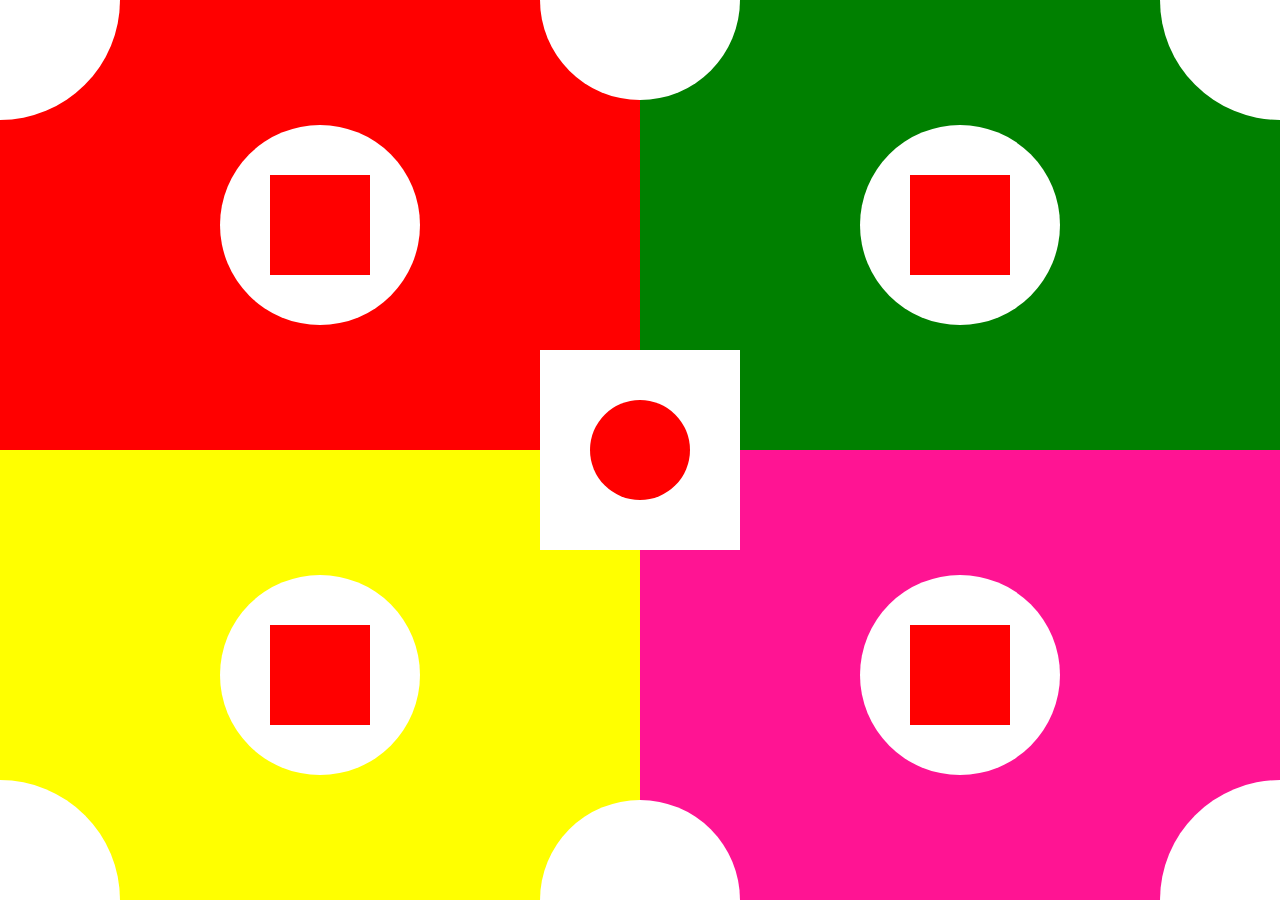
<file: Assignment1 Absolute Position/index.html>
<!DOCTYPE html>
<html lang="en">
<head>
    <meta charset="UTF-8">
    <title>Assignment 1</title>
    <link rel="stylesheet" href="assets/css/normalize.css">
    <style>
        body>section{
            height: 50%;
            width: 50%;
            position: absolute;
        }

        body>section:nth-child(1){
            background: red;
            left: 0;
            top: 0;
        }

        body>section:nth-child(2){
            background: green;
            right: 0;
            top: 0
        }

        body>section:nth-child(3){
            background: yellow;
            left: 0;
            bottom: 0;
        }

        body>section:nth-child(4){
            background: deeppink;
            right: 0;
            bottom: 0;
        }

        body>aside{
            background: white;
            width: 120px;
            height: 120px;
            position: absolute;
        }

        body>aside:nth-child(5){
              top: 0;
              left: 0;
              border-bottom-right-radius: 120px;
        }

        body>aside:nth-child(6){
              top: 0;
              right: 0;
              border-bottom-left-radius: 120px;
        }

        body>aside:nth-child(7){
               bottom: 0;
               left: 0;
               border-top-right-radius: 120px;
        }

        body>aside:nth-child(8){
               bottom: 0;
               right: 0;
               border-top-left-radius: 120px;
        }

        body>article{
            width: 200px;
            height: 200px;
            background: white;
            position: absolute;
            left: 50%;
            top: 50%;
            transform: translate(-50%,-50%);
        }

        body>div{
            width: 200px;
            height: 100px;
            background: white;
            position: absolute;


        }

        body>div:nth-child(10){
            left: 0;
            right: 0;
            top: 0;
            margin: auto;
            border-bottom-left-radius: 100px;
            border-bottom-right-radius: 100px;
        }

        body>div:nth-child(11){
            left: 0;
            right: 0;
            bottom: 0;
            margin: auto;
            border-top-left-radius: 100px;
            border-top-right-radius: 100px;
        }

        body>section>div{
            background: white;
            width: 200px;
            height: 200px;
            position: absolute;
            border-radius: 100px;
            left: 0;
            right: 0;
            top: 0;
            bottom: 0;
            margin: auto;
        }

        body>section>div>aside{
            background: red;
            width: 100px;
            height: 100px;
            position: absolute;
            left: 0;
            right: 0;
            top: 0;
            bottom: 0;
            margin: auto;
        }

        body>article>div{
            background: red;
            width: 100px;
            height: 100px;
            border-radius: 100px;
            position: absolute;
            left: 0;
            right: 0;
            top: 0;
            bottom: 0;
            margin: auto;
        }


    </style>
</head>
<body>
<section>
    <div>
        <aside></aside>
    </div>
</section>
<section>
    <div>
        <aside></aside>
    </div>
</section>
<section>
    <div>
        <aside></aside>
    </div>
</section>
<section>
    <div>
        <aside></aside>
    </div>
</section>

<aside></aside>
<aside></aside>
<aside></aside>
<aside></aside>

<article>
    <div></div>
</article>

<div></div>
<div></div>

</body>
</html>
</file>
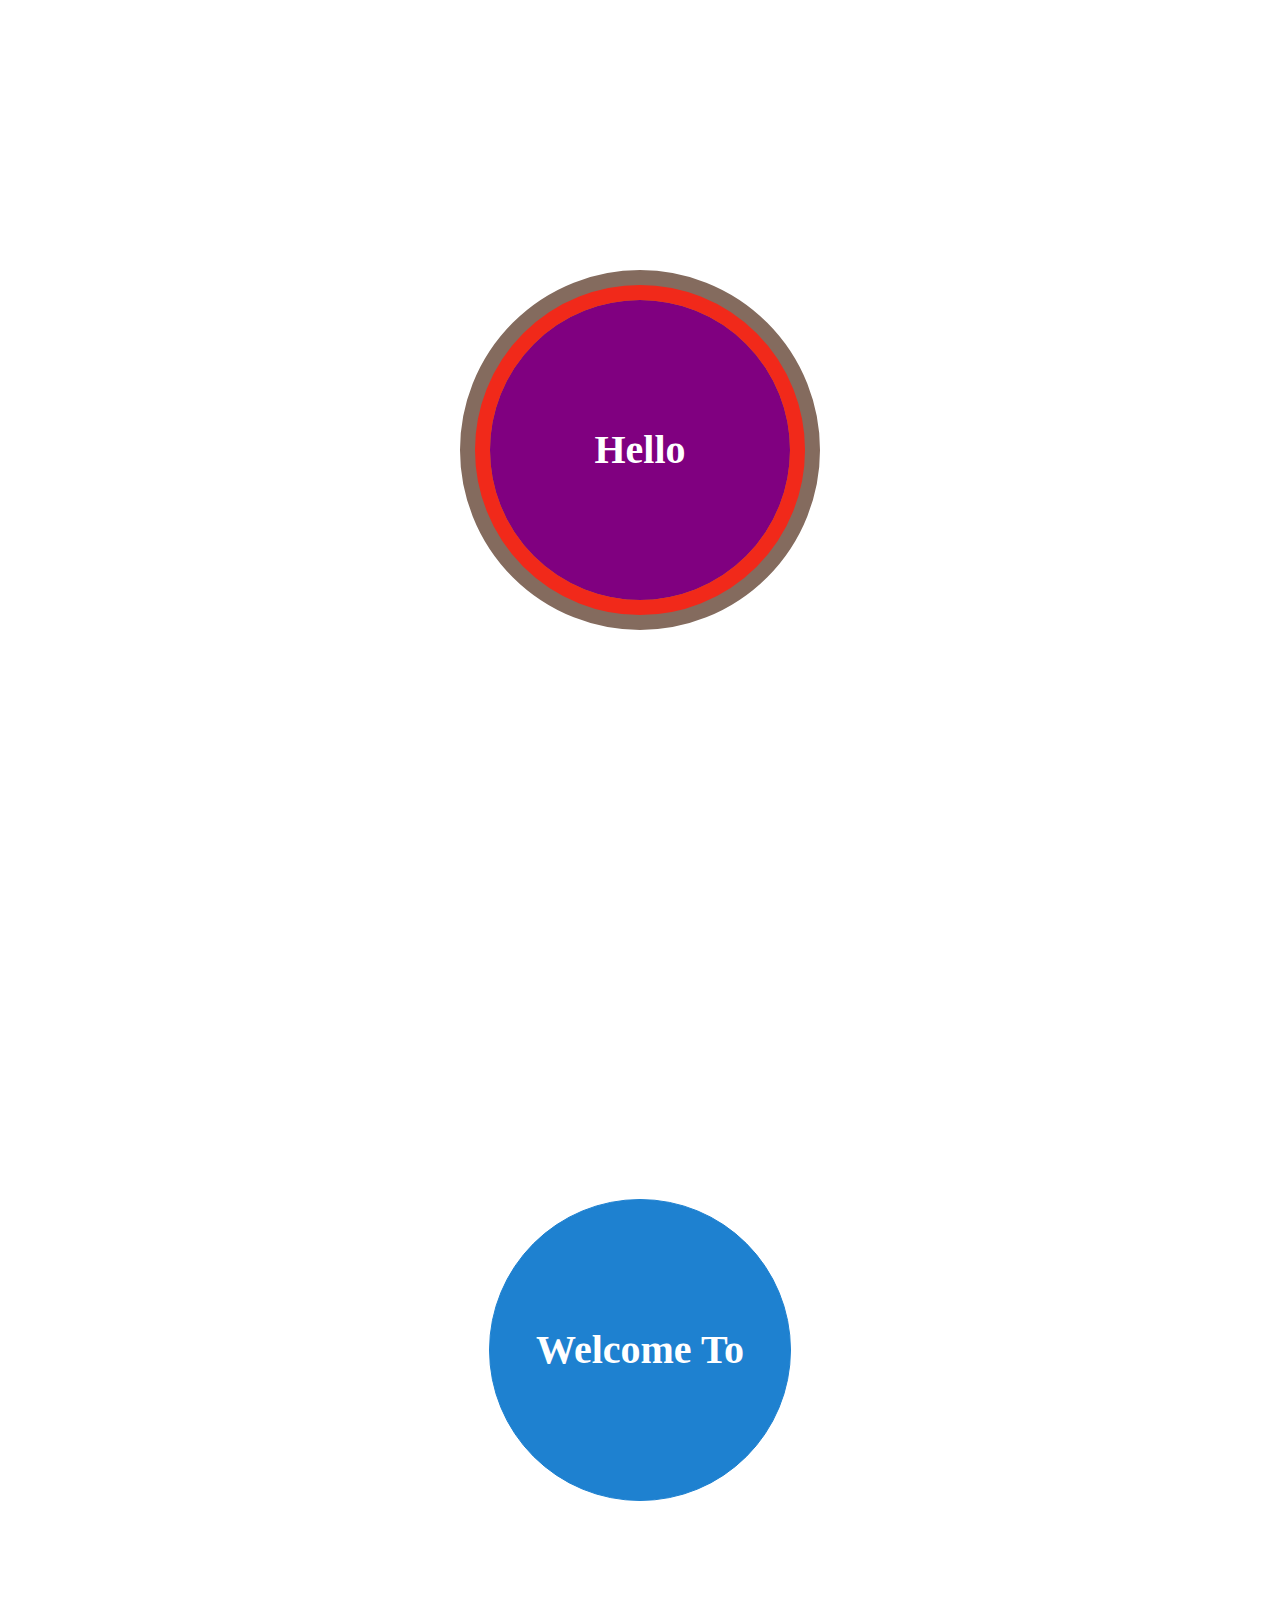
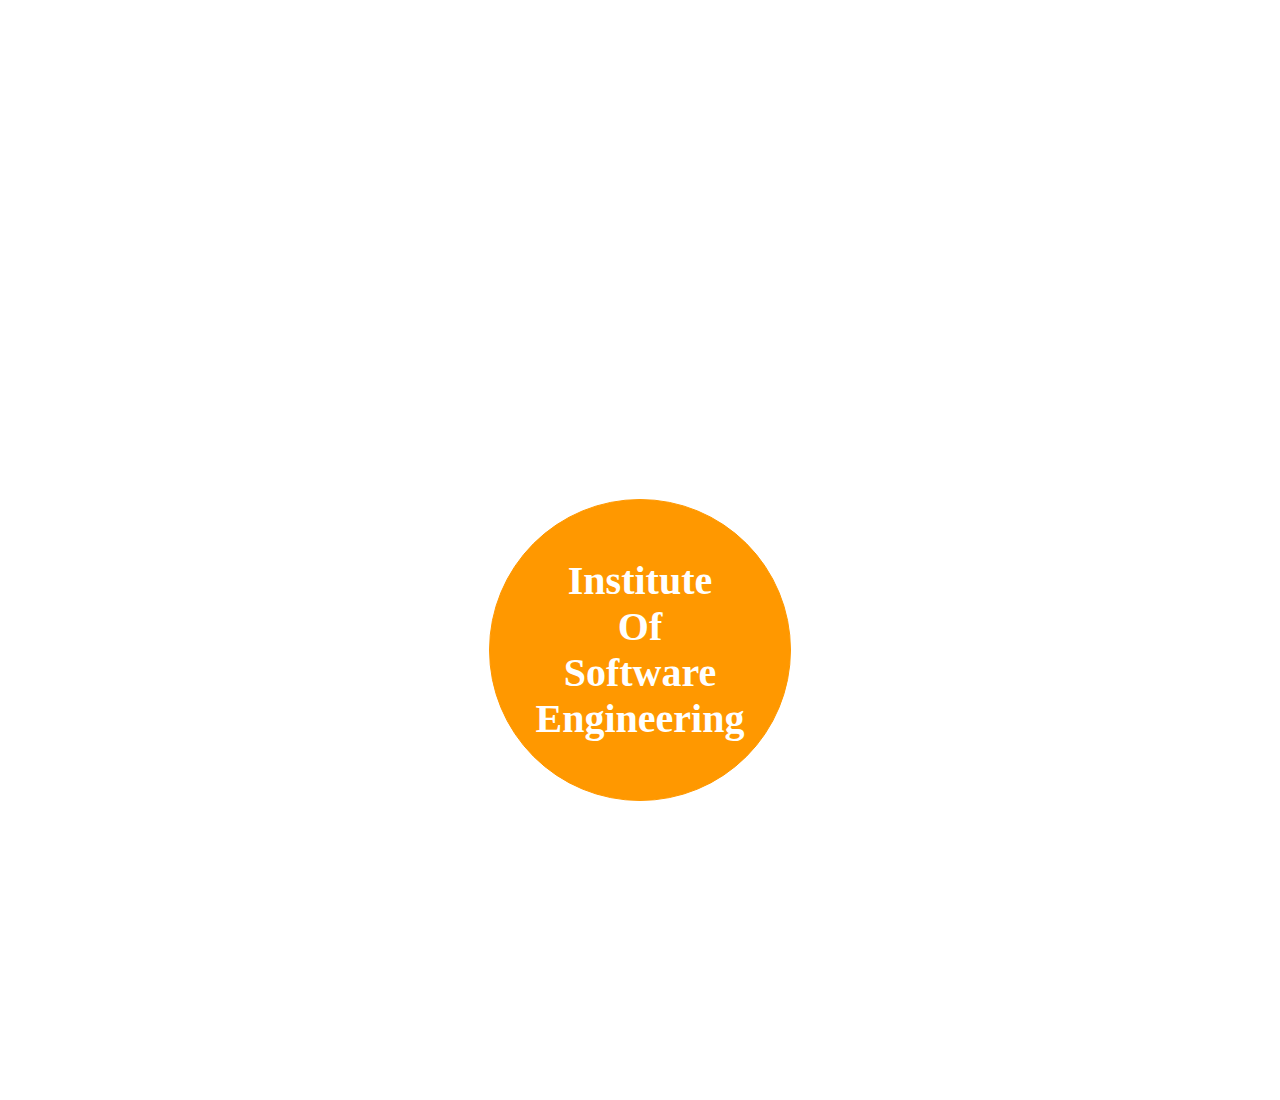
<file: Assignment2 Fixed Position/index.html>
<!DOCTYPE html>
<html lang="en">
<head>
    <meta charset="UTF-8">
    <title>Assignment 3</title>
    <link rel="stylesheet" href="assets/css/normalize.css">

    <style>

        body>main{
            height: 100vh;
            margin: 0;
            position: relative;

        }

        body>main>section{
            top: 50%;
            left: 50%;
            transform: translate(-50%, -50%);
            width: 300px;
            height: 300px;
            border-radius: 100%;
        }

        body>main>section>h3{
            color: white;
            width: max-content;
            height: max-content;
            margin: 0;
            font-size: 2.5em;
            position: absolute;
            top: 50%;
            left: 50%;
            transform: translate(-50%,-50%);
            text-align: center;
        }

        body>main:nth-child(1)>section:nth-child(1){
            position: fixed;
            border: 30px solid #846b5e;
            z-index: 1;
        }

        body>main:nth-child(1)>section:nth-child(2){
            position: fixed;
            border: 15px solid #f1291a;
            z-index: 1;

        }

        body>main:nth-child(1)>section:nth-child(3){
            position: absolute;
            border: 1px solid purple;
            background: purple;
        }

        body>main:nth-child(2)>section{
            position: absolute;
            border: 1px solid #1e81d0;
            background: #1e81d0;
        }

        body>main:nth-child(3)>section{
            position: absolute;
            border: 1px solid #ff9800;
            background: #ff9800;
        }










    </style>
</head>
<body>
<main>
    <section></section>
    <section></section>
    <section>
        <h3>Hello</h3>
    </section>
</main>

<main>
    <section>
        <h3>Welcome To</h3>
    </section>
</main>

<main>
    <section>
        <h3>Institute <br> Of <br> Software <br> Engineering</h3>
    </section>
</main>




</body>
</html>
</file>
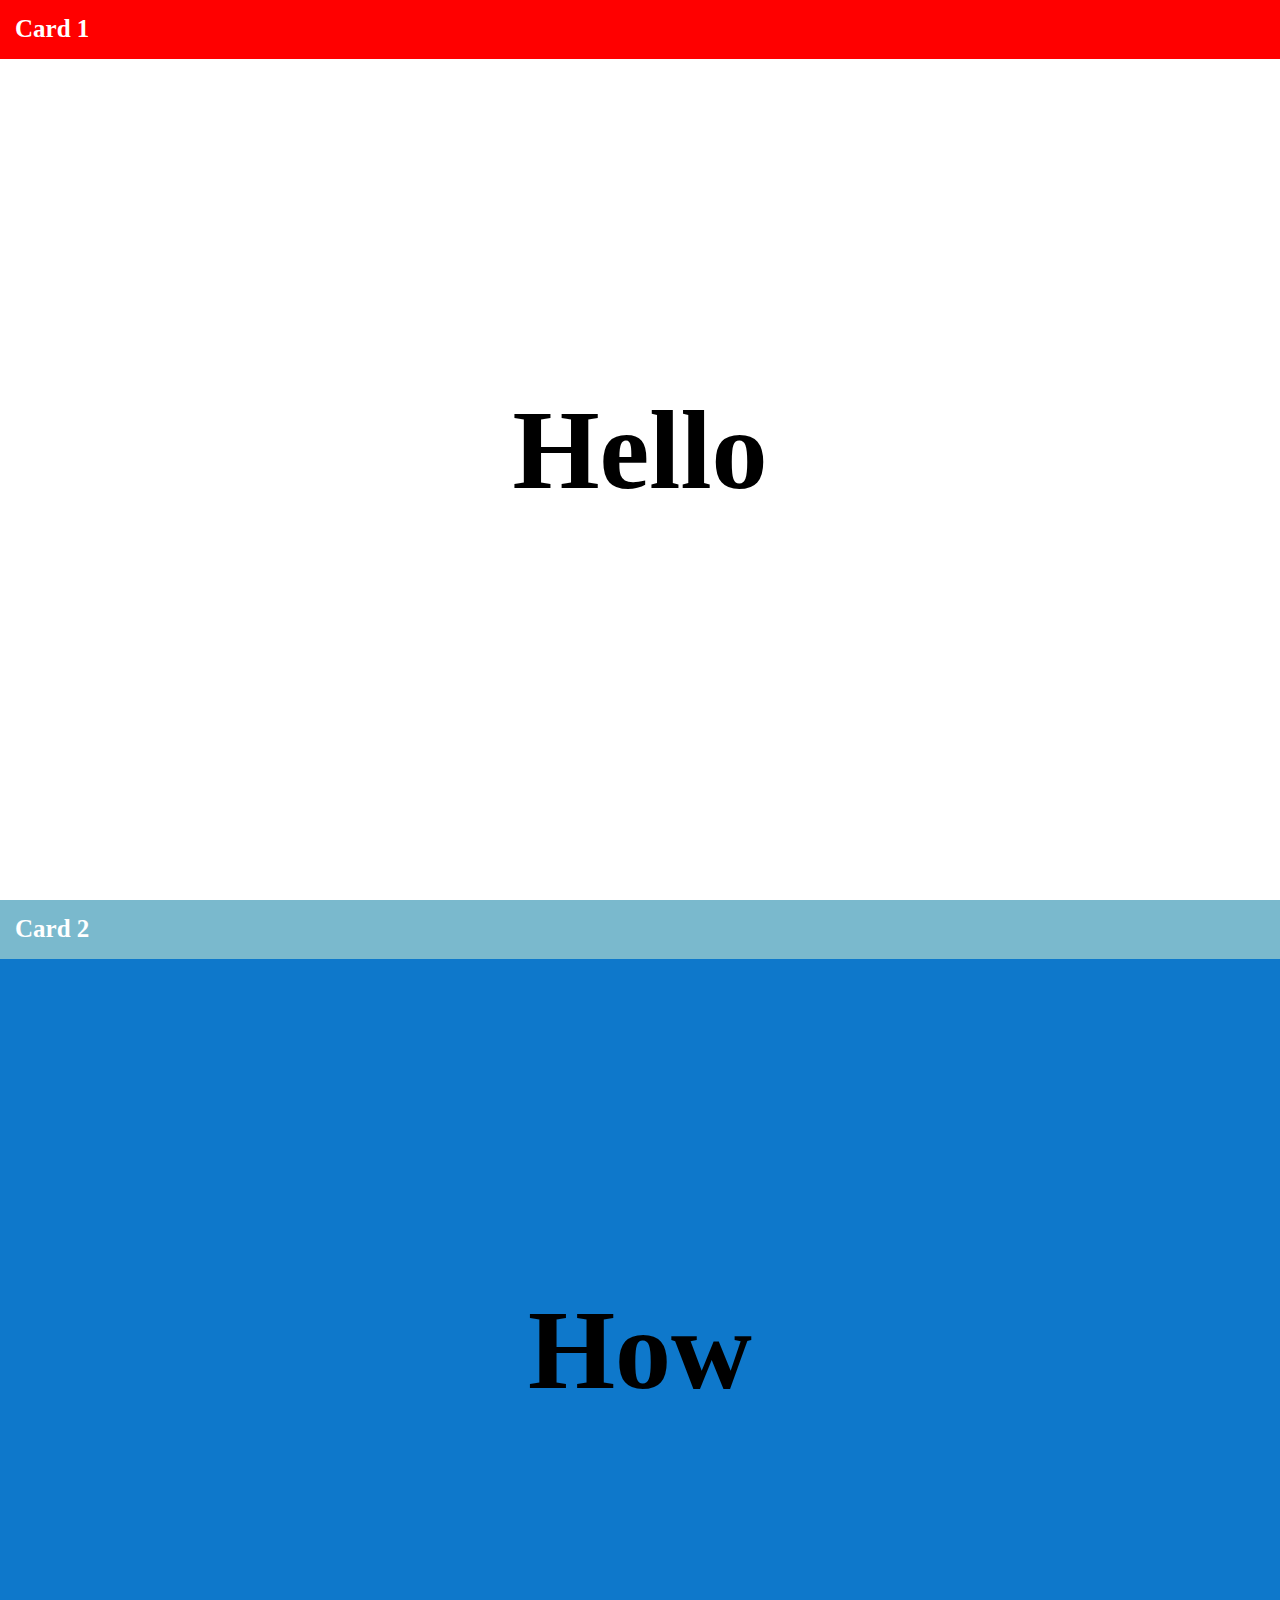
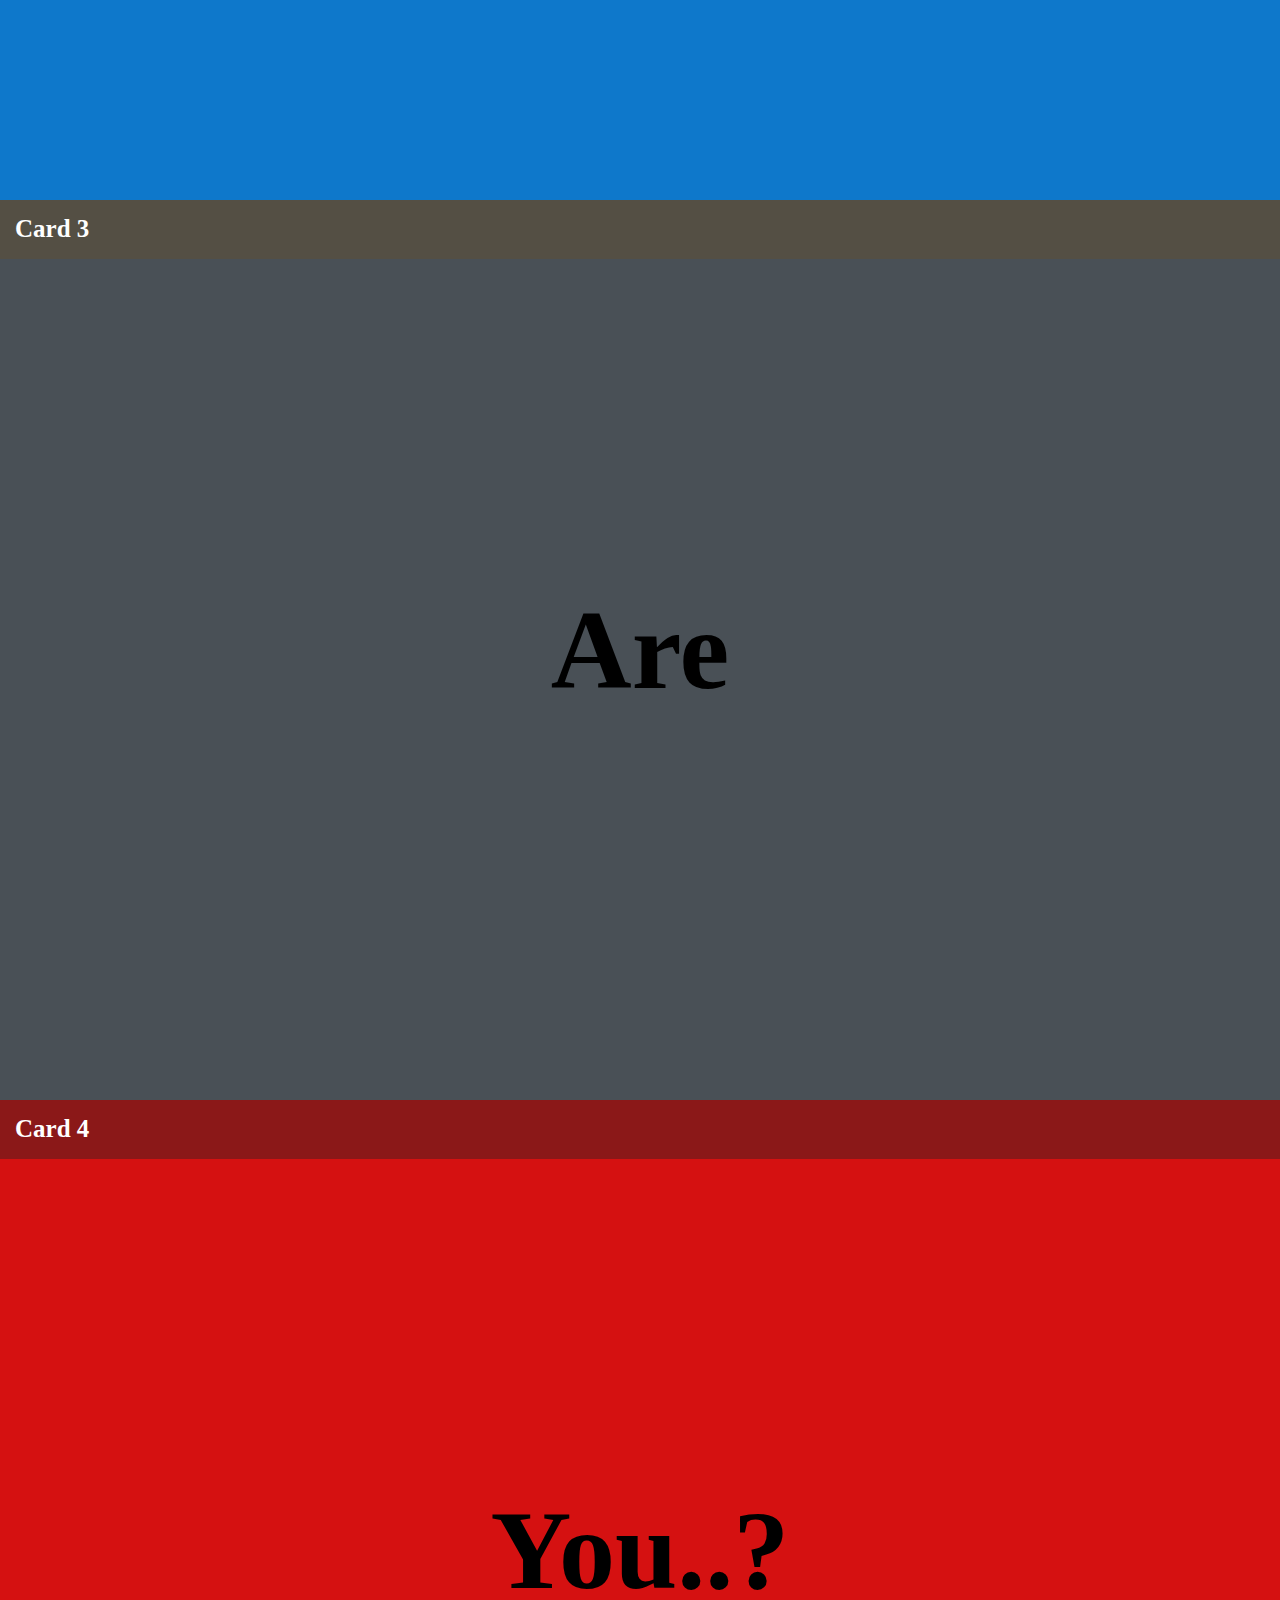
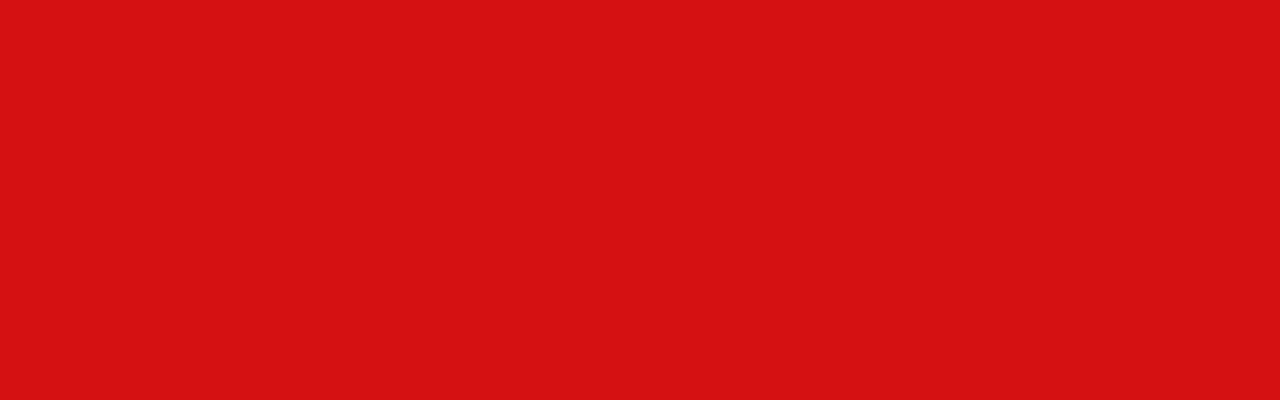
<file: Assignment3 Sticky Position/index.html>
<!DOCTYPE html>
<html lang="en">
<head>
    <meta charset="UTF-8">
    <title>Assignment 2</title>
    <link rel="stylesheet" href="assets/css/normalize.css">
    <link rel="stylesheet" href="assets/css/styles.css">
</head>
<body>

<section>
    <div>Card 1</div>
    <h1>Hello</h1>
</section>

<section>
    <div>Card 2</div>
    <h1>How</h1>
</section>

<section>
    <div>Card 3</div>
    <h1>Are</h1>
</section>

<section>
    <div>Card 4</div>
    <h1>You..?</h1>
</section>

</body>
</html>
</file>
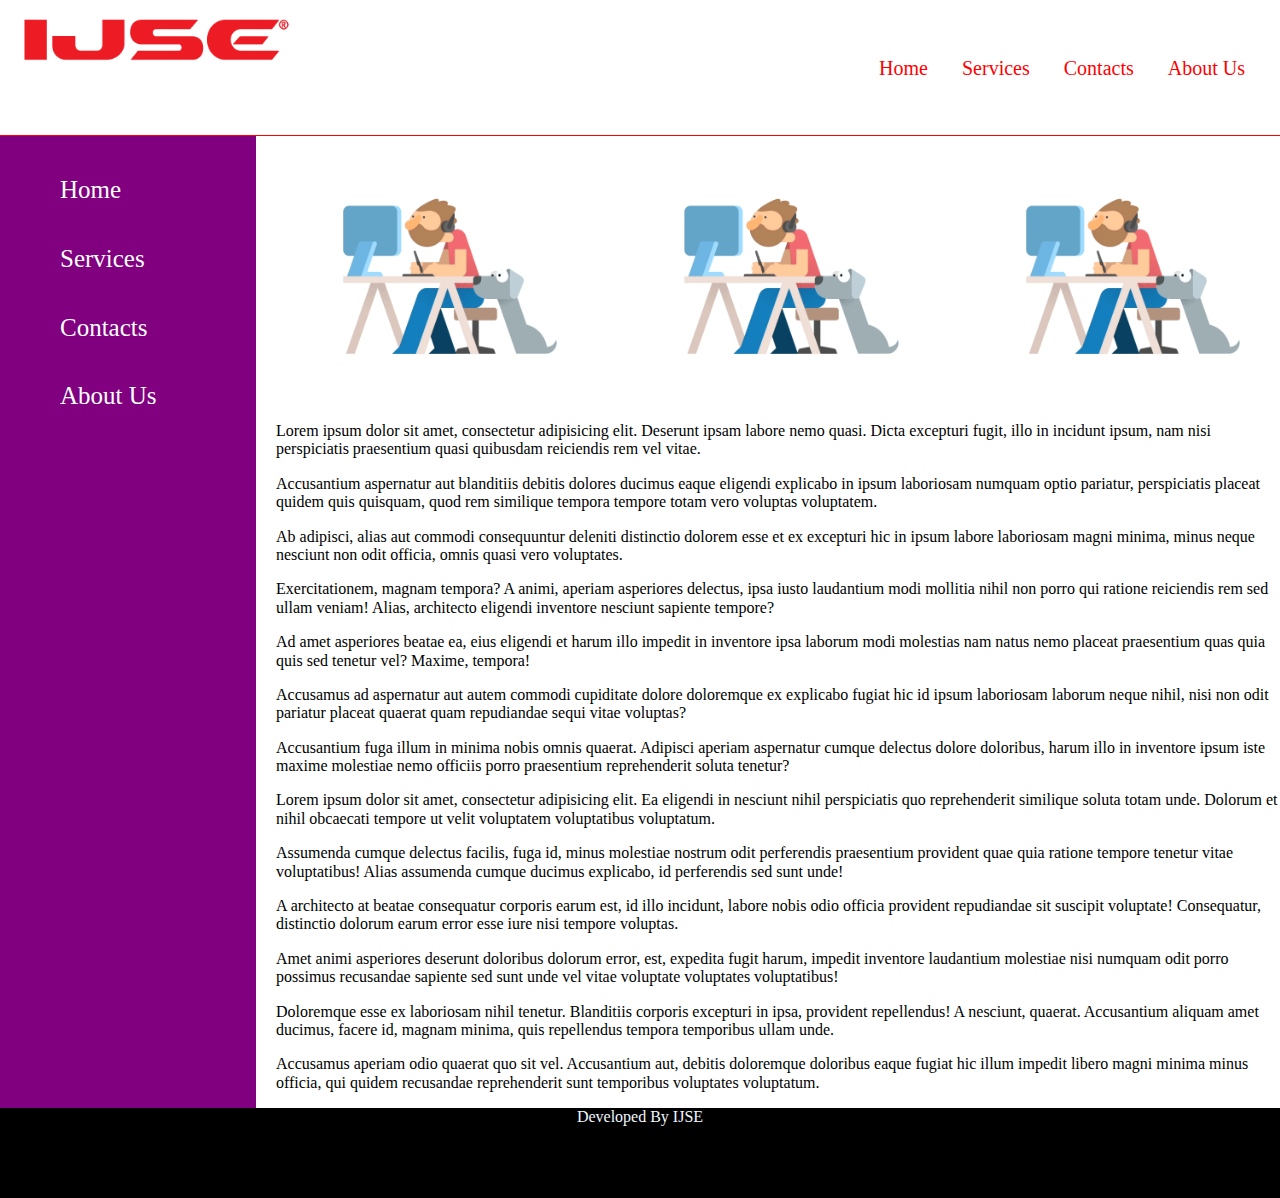
<file: Assignment4 Responsive Web Site/index.html>
<!DOCTYPE html>
<html lang="en">
<head>
    <meta charset="UTF-8" />
    <meta name="viewport" content="width=device-width, initial-scale=1.0" />
    <link rel="stylesheet" href="assets/css/normalize.css" />
    <title>Assignment4</title>
    <style>
        body>header{
            height: 15vh;
            position: relative;
            border-bottom: 1px solid red;
        }

        body>header>img{
            margin-left: 20px;
            height: 80px;
        }

        body>header>ul{
            position: absolute;
            list-style: none;
            padding: 0;
            display: block;
            top: 30%;
            right: 20px;
        }

        body>header>ul>li{
            display: inline;
            padding: 15px;
            font-size: 20px;
            color: red;
        }

        body>main{
            display: flex;
        }

        body>main>aside{
            width: 20vw;
            background: purple;
            color: white;
        }

        body>main>aside>ul{
            list-style: none;
            margin-top: 20px;
        }

        body>main>aside>ul>li{
            padding: 20px;
            font-size: 25px;
        }

        body>main>div{
            width: 80vw;
        }

        body>main>div>section{
            width: 100%;
            height: 30vh;
            display: flex;
        }

        body>main>div>section>img{
            width: calc(100%/3);
        }

        body>main>div>p{
            margin-left: 20px;
        }

        body>footer{
            height: 10vh;
            background: black;
            color: aliceblue;
            text-align: center;
        }




    </style>
</head>
<body>
<header>
    <img class="logo" src="assets/images/ijse.png" alt="ijse logo">
    <ul>
        <li>Home</li>
        <li>Services</li>
        <li>Contacts</li>
        <li>About Us</li>
    </ul>
</header>
<main>
    <aside>
        <ul>
            <li>Home</li>
            <li>Services</li>
            <li>Contacts</li>
            <li>About Us</li>
        </ul>
    </aside>
    <div>
        <section class="image">
            <img src="assets/images/workingGif.gif" alt="working gif">
            <img src="assets/images/workingGif.gif" alt="working gif">
            <img src="assets/images/workingGif.gif" alt="working gif">
        </section>
        <p>Lorem ipsum dolor sit amet, consectetur adipisicing elit. Deserunt ipsam labore nemo quasi. Dicta excepturi
            fugit, illo in incidunt ipsum, nam nisi perspiciatis praesentium quasi quibusdam reiciendis rem vel vitae.</p>
        <p>Accusantium aspernatur aut blanditiis debitis dolores ducimus eaque eligendi explicabo in ipsum laboriosam
            numquam optio pariatur, perspiciatis placeat quidem quis quisquam, quod rem similique tempora tempore totam vero
            voluptas voluptatem.</p>
        <p>Ab adipisci, alias aut commodi consequuntur deleniti distinctio dolorem esse et ex excepturi hic in ipsum labore
            laboriosam magni minima, minus neque nesciunt non odit officia, omnis quasi vero voluptates.</p>
        <p>Exercitationem, magnam tempora? A animi, aperiam asperiores delectus, ipsa iusto laudantium modi mollitia nihil
            non porro qui ratione reiciendis rem sed ullam veniam! Alias, architecto eligendi inventore nesciunt sapiente
            tempore?</p>
        <p>Ad amet asperiores beatae ea, eius eligendi et harum illo impedit in inventore ipsa laborum modi molestias nam
            natus nemo placeat praesentium quas quia quis sed tenetur vel? Maxime, tempora!</p>
        <p>Accusamus ad aspernatur aut autem commodi cupiditate dolore doloremque ex explicabo fugiat hic id ipsum
            laboriosam laborum neque nihil, nisi non odit pariatur placeat quaerat quam repudiandae sequi vitae
            voluptas?</p>
        <p>Accusantium fuga illum in minima nobis omnis quaerat. Adipisci aperiam aspernatur cumque delectus dolore
            doloribus, harum illo in inventore ipsum iste maxime molestiae nemo officiis porro praesentium reprehenderit
            soluta tenetur?</p>
        <p>Lorem ipsum dolor sit amet, consectetur adipisicing elit. Ea eligendi in nesciunt nihil perspiciatis quo
            reprehenderit similique soluta totam unde. Dolorum et nihil obcaecati tempore ut velit voluptatem voluptatibus
            voluptatum.</p>
        <p>Assumenda cumque delectus facilis, fuga id, minus molestiae nostrum odit perferendis praesentium provident quae
            quia ratione tempore tenetur vitae voluptatibus! Alias assumenda cumque ducimus explicabo, id perferendis sed
            sunt unde!</p>
        <p>A architecto at beatae consequatur corporis earum est, id illo incidunt, labore nobis odio officia provident
            repudiandae sit suscipit voluptate! Consequatur, distinctio dolorum earum error esse iure nisi tempore
            voluptas.</p>
        <p>Amet animi asperiores deserunt doloribus dolorum error, est, expedita fugit harum, impedit inventore laudantium
            molestiae nisi numquam odit porro possimus recusandae sapiente sed sunt unde vel vitae voluptate voluptates
            voluptatibus!</p>
        <p>Doloremque esse ex laboriosam nihil tenetur. Blanditiis corporis excepturi in ipsa, provident repellendus! A
            nesciunt, quaerat. Accusantium aliquam amet ducimus, facere id, magnam minima, quis repellendus tempora
            temporibus ullam unde.</p>
        <p>Accusamus aperiam odio quaerat quo sit vel. Accusantium aut, debitis doloremque doloribus eaque fugiat hic illum
            impedit libero magni minima minus officia, qui quidem recusandae reprehenderit sunt temporibus voluptates
            voluptatum.</p>
    </div>
</main>

<footer>Developed By IJSE</footer>
</body>
</html>
</file>
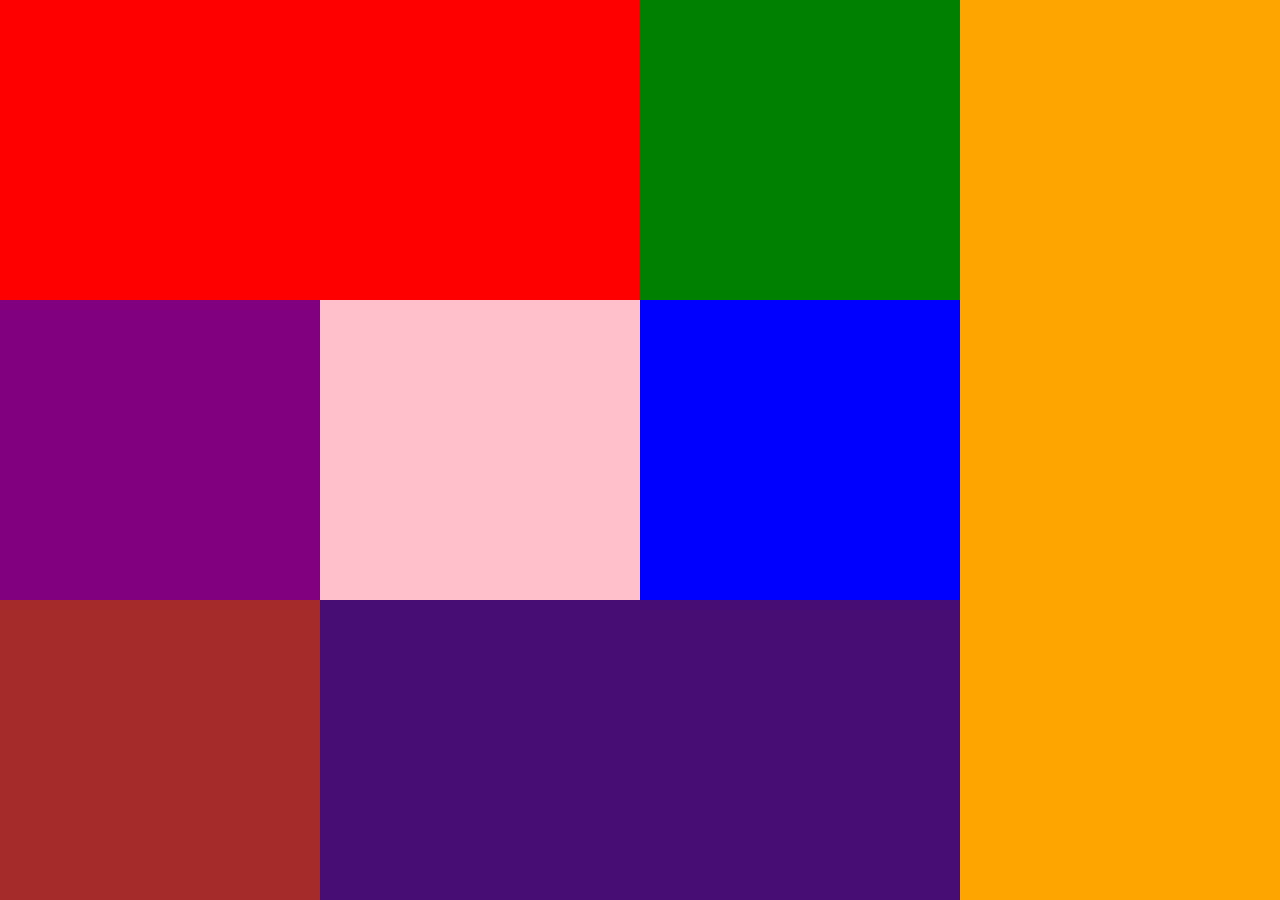
<file: Assignment5 Grid Layout/index.html>
<!DOCTYPE html>
<html lang="en">
<head>
    <meta charset="UTF-8">
    <title>Assignment 4</title>
    <link rel="stylesheet" href="assets/css/normalize.css">
    <style>
        body>section{
            height: 100vh;
            display: grid;
            grid-template-row: repeat(3,1fr);
            grid-template-column: repeat(4,1fr);
        }

        body>section>div:nth-child(1){
            background: red;
            grid-column: 1/3;
        }

        body>section>div:nth-child(2){
            background: green;
            grid-column: 3/4;
        }

        body>section>div:nth-child(3){
            background: orange;
            grid-column: 4/5;
            grid-row: 1/4;
        }

        body>section>div:nth-child(4){
            background: purple;
            grid-column: 1/2;
        }

        body>section>div:nth-child(5){
            background: pink;
            grid-column: 2/3;
        }

        body>section>div:nth-child(6){
            background: blue;
            grid-column: 3/4;
        }

        body>section>div:nth-child(7){
            background: brown;
            grid-column: 1/2;
        }

        body>section>div:nth-child(8){
            background: #480d75;
            grid-column: 2/4;
        }
    </style>
</head>
<body>
<section>
    <div></div>
    <div></div>
    <div></div>
    <div></div>
    <div></div>
    <div></div>
    <div></div>
    <div></div>
</section>

</body>
</html>
</file>
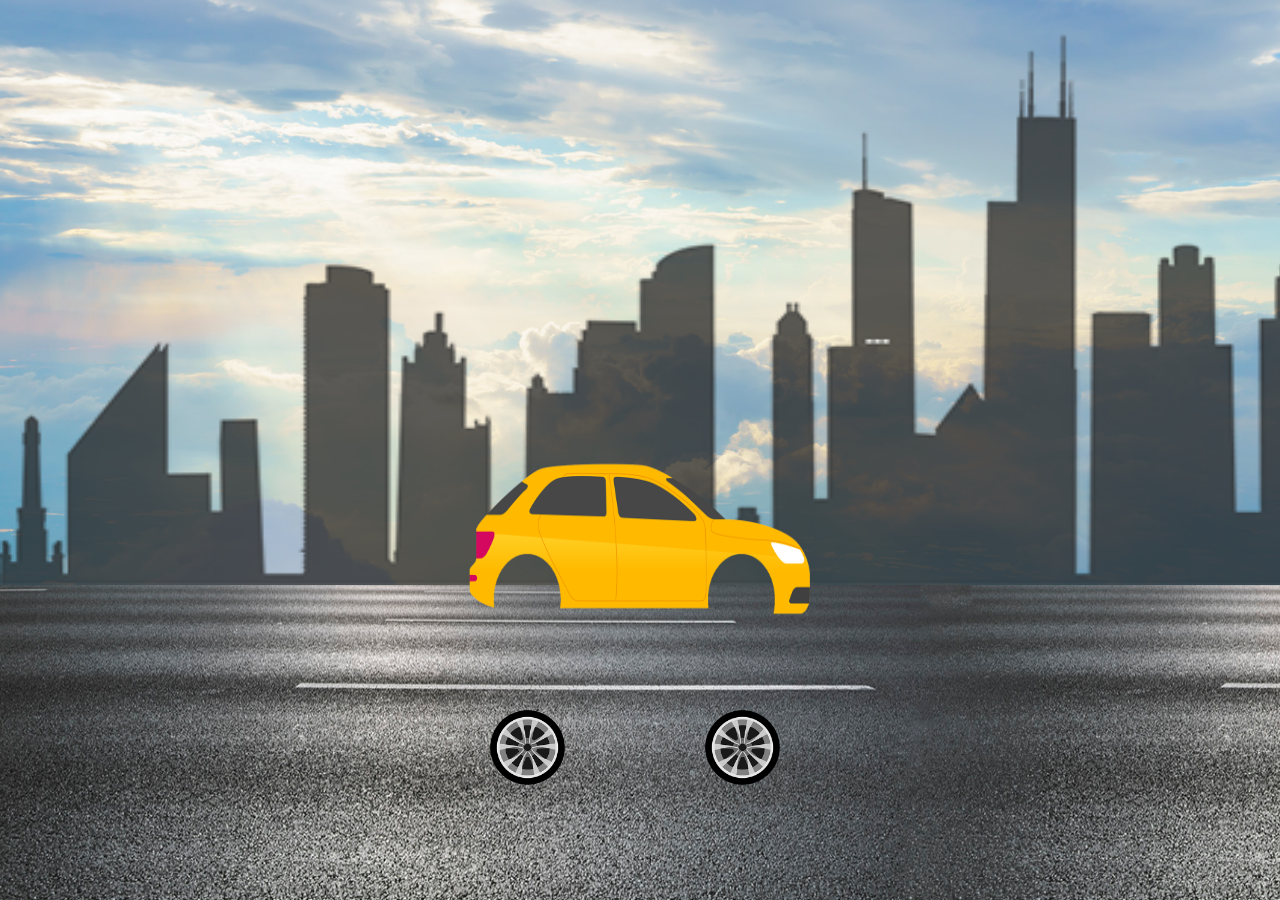
<file: Assignment8 Car Animation/index.html>
<!--Car animation-->
<!DOCTYPE html>
<html lang="en">
<head>
    <meta charset="UTF-8">
    <title>Assignment8</title>
    <link rel="stylesheet" href="assets/css/normalize.css">
    <style>
        body {
            overflow: hidden;
        }

        main {
            position: fixed;
            width: 100vw;
            height: 100vh;
            background: url("assets/images/sky.jpg");
            background-size: cover;
            background-position: center;
            margin: 0;
        }

        .car {
            height: 200px;
            width: 350px;
            position: fixed;
            left: 50%;
            top: 50%;
            transform: translateX(-50%);
        }

        .wheel1 {
            position: fixed;
            width: 75px;
            height: 75px;
            bottom: 115px;
            left: 490px;
            animation: rotate 5s infinite;
        }

        .wheel2 {
            position: fixed;
            width: 75px;
            height: 75px;
            bottom: 115px;
            left: 705px;
            animation: rotate 5s infinite;
        }

        .road {
            position: absolute;
            width: 300vw;
            height: 35%;
            bottom: 0;
            margin-left: 0;
            animation: moving 5s infinite;
        }

        .city {
            position: absolute;
            width: 300vw;
            height: 65%;
            bottom: 35%;
            margin-left: 0;
            animation: moving 5s infinite;
        }

        @keyframes rotate {
            0% {
                transform: rotate(0deg);
            }
            50% {
                transform: rotate(720deg);
            }
            100%{
                transform: rotate(540deg);
            }
        }

        @keyframes moving {
            0% {
                transform: translateX(0px);
            }
            100% {
                transform: translateX(-2100px);
            }
        }
    </style>
</head>
<body>
<main>
    <img class="city" src="assets/images/city.png">
    <img class="road" src="assets/images/road.jpg">
    <img class="car" src="assets/images/car.png">
    <img class="wheel1" src="assets/images/wheel.png">
    <img class="wheel2" src="assets/images/wheel.png">
</main>
</body>
</html>
</file>
<file: Assignment3 Sticky Position/assets/css/styles.css>
body>section{
            position: relative;
            width: 100vw;
            height: 100vh;
        }

        body>section>div{
            height: max-content;
            font-size: 25px;
            font-weight: bold;
            color: white;
            padding: 15px;
            position: sticky;
            top: 0;
            z-index: 1;

        }

        body>section>h1{
            position: absolute;
            width: max-content;
            height: max-content;
            top: 0;
            right: 0;
            bottom: 0;
            left: 0;
            margin: auto;
            font-size: 7em;
        }

        body>section:nth-child(1){
            background: white;
        }

        body>section:nth-child(1)>div{
            background: red;

        }

        body>section:nth-child(2){
            background: #0e78cb;
        }

        body>section:nth-child(2)>div{
            background: #7ab9cd;
        }

        body>section:nth-child(3){
            background: #495056;
        }

        body>section:nth-child(3)>div{
            background: #544f44;
        }

        body>section:nth-child(4){
            background: #d51111;
        }

        body>section:nth-child(4)>div{
            background: #8b1818;
        }
</file>
